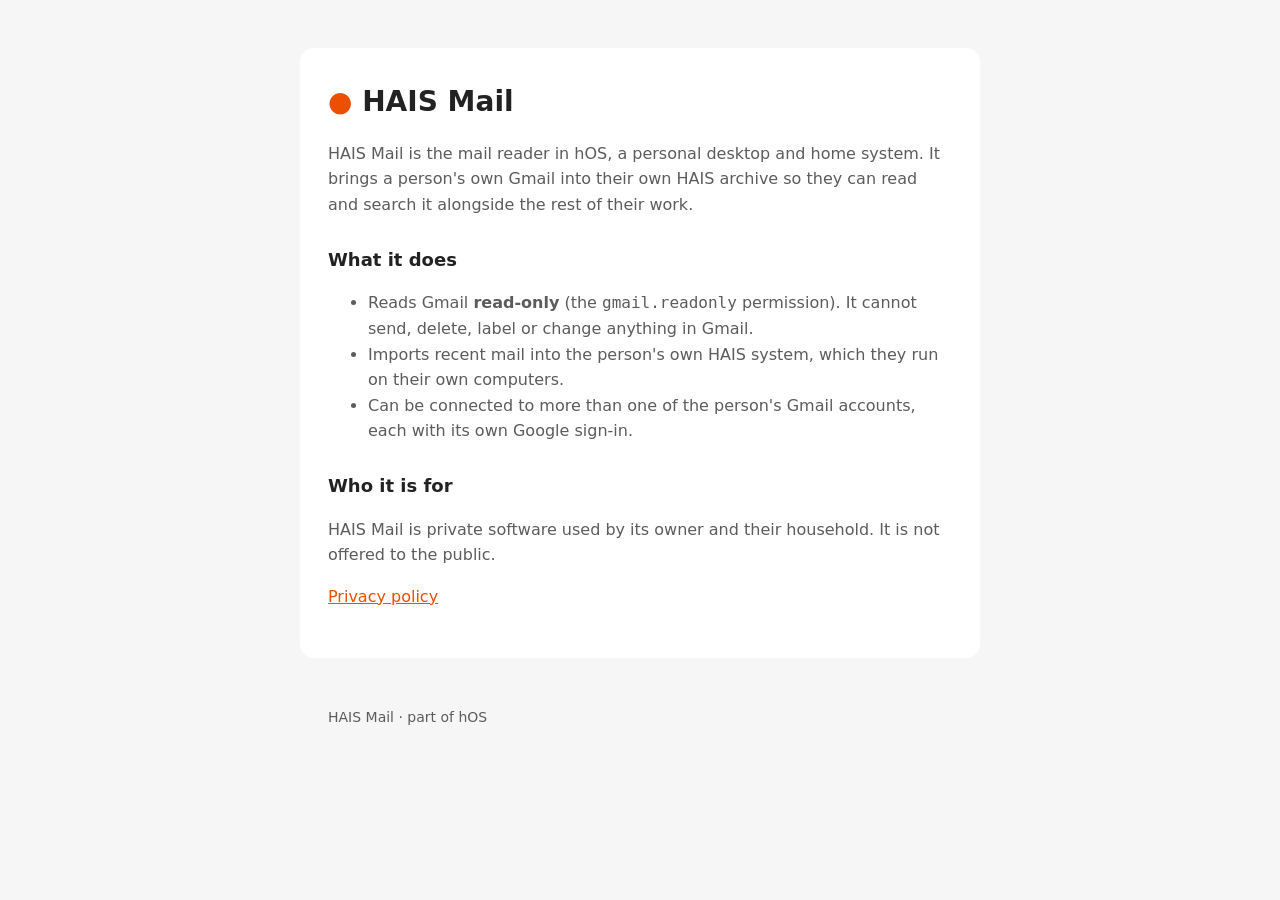
<file: index.html>
<!doctype html>
<html lang="en"><head><meta charset="utf-8"><meta name="viewport" content="width=device-width, initial-scale=1">
<title>HAIS Mail</title><link rel="stylesheet" href="style.css"></head>
<body><main>
<h1><span class="mark">●</span> HAIS Mail</h1>
<p>HAIS Mail is the mail reader in hOS, a personal desktop and home system. It brings a person's own Gmail into their own HAIS archive so they can read and search it alongside the rest of their work.</p>
<h2>What it does</h2>
<ul>
<li>Reads Gmail <strong>read-only</strong> (the <code>gmail.readonly</code> permission). It cannot send, delete, label or change anything in Gmail.</li>
<li>Imports recent mail into the person's own HAIS system, which they run on their own computers.</li>
<li>Can be connected to more than one of the person's Gmail accounts, each with its own Google sign-in.</li>
</ul>
<h2>Who it is for</h2>
<p>HAIS Mail is private software used by its owner and their household. It is not offered to the public.</p>
<p><a href="privacy.html">Privacy policy</a></p>
</main><footer>HAIS Mail · part of hOS</footer></body></html>
</file>
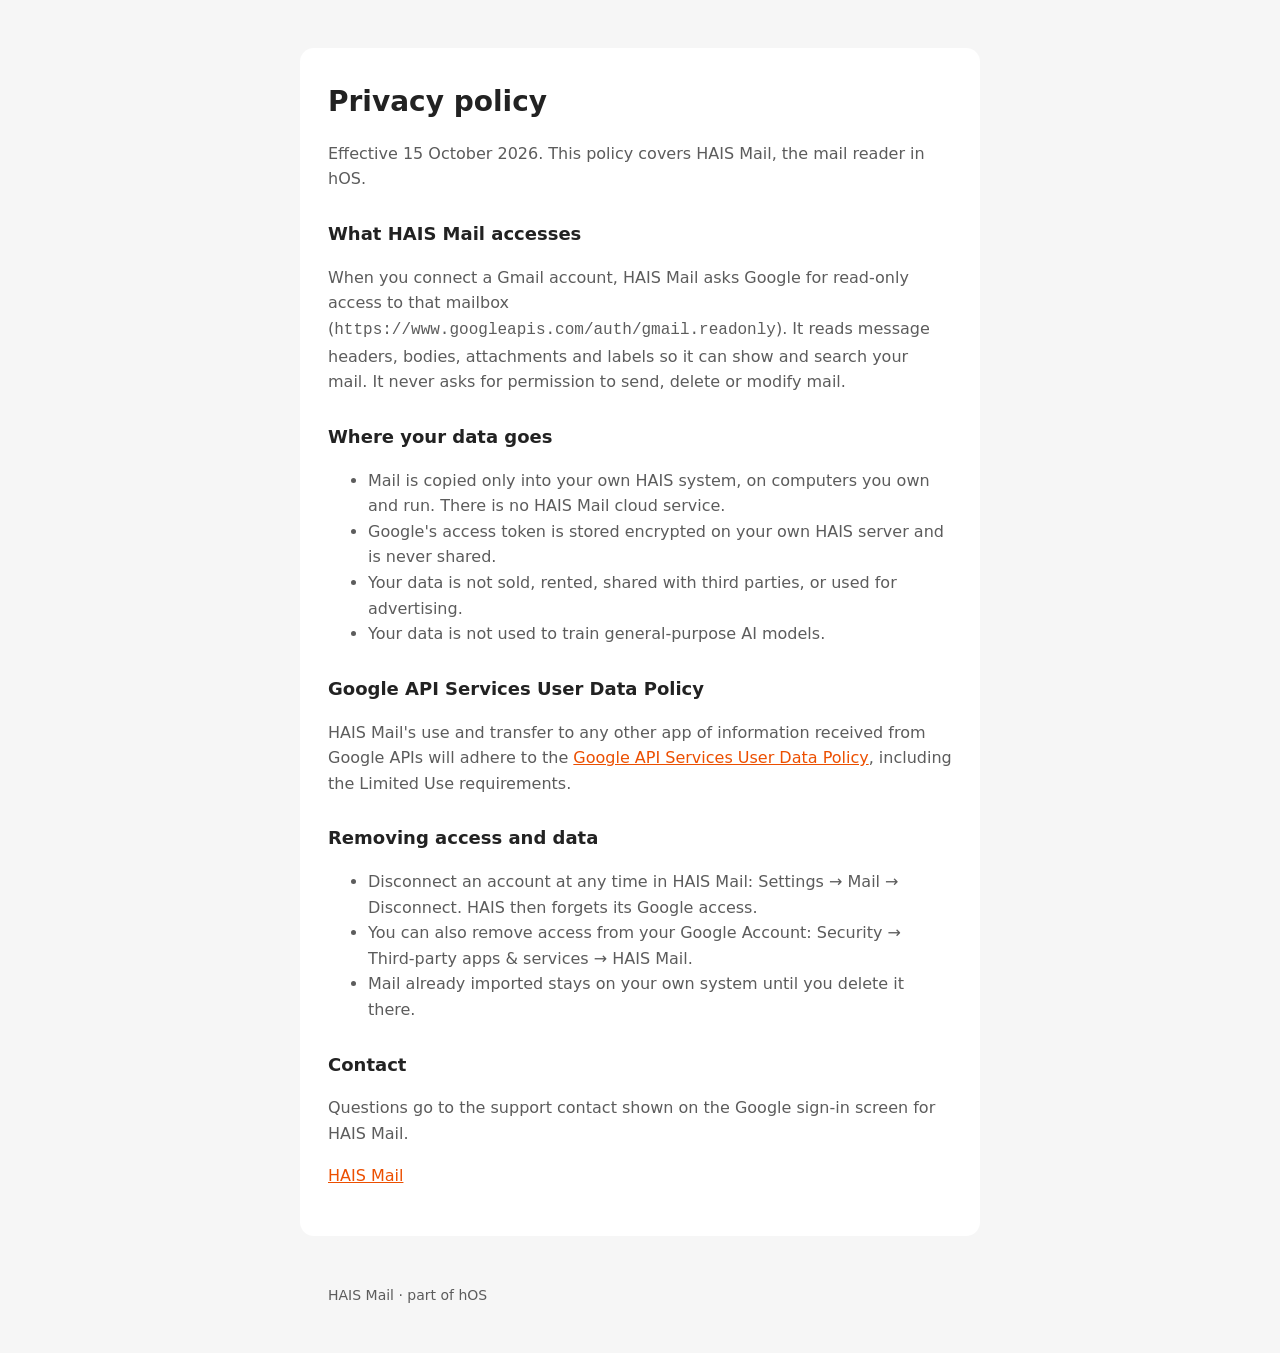
<file: privacy.html>
<!doctype html>
<html lang="en"><head><meta charset="utf-8"><meta name="viewport" content="width=device-width, initial-scale=1">
<title>HAIS Mail privacy</title><link rel="stylesheet" href="style.css"></head>
<body><main>
<h1>Privacy policy</h1>
<p>Effective 15 October 2026. This policy covers HAIS Mail, the mail reader in hOS.</p>
<h2>What HAIS Mail accesses</h2>
<p>When you connect a Gmail account, HAIS Mail asks Google for read-only access to that mailbox (<code>https://www.googleapis.com/auth/gmail.readonly</code>). It reads message headers, bodies, attachments and labels so it can show and search your mail. It never asks for permission to send, delete or modify mail.</p>
<h2>Where your data goes</h2>
<ul>
<li>Mail is copied only into your own HAIS system, on computers you own and run. There is no HAIS Mail cloud service.</li>
<li>Google's access token is stored encrypted on your own HAIS server and is never shared.</li>
<li>Your data is not sold, rented, shared with third parties, or used for advertising.</li>
<li>Your data is not used to train general-purpose AI models.</li>
</ul>
<h2>Google API Services User Data Policy</h2>
<p>HAIS Mail's use and transfer to any other app of information received from Google APIs will adhere to the <a href="https://developers.google.com/terms/api-services-user-data-policy">Google API Services User Data Policy</a>, including the Limited Use requirements.</p>
<h2>Removing access and data</h2>
<ul>
<li>Disconnect an account at any time in HAIS Mail: Settings → Mail → Disconnect. HAIS then forgets its Google access.</li>
<li>You can also remove access from your Google Account: Security → Third-party apps &amp; services → HAIS Mail.</li>
<li>Mail already imported stays on your own system until you delete it there.</li>
</ul>
<h2>Contact</h2>
<p>Questions go to the support contact shown on the Google sign-in screen for HAIS Mail.</p>
<p><a href="index.html">HAIS Mail</a></p>
</main><footer>HAIS Mail · part of hOS</footer></body></html>
</file>
<file: style.css>
:root { color-scheme: light dark; --ink: #222; --soft: #5c5c5c; --bg: #f6f6f6; --card: #fff; --accent: #ec4f00; }
@media (prefers-color-scheme: dark) { :root { --ink: #dadada; --soft: #b3b3b3; --bg: #282828; --card: #1c1c1c; --accent: #f4640b; } }
* { box-sizing: border-box; }
body { margin: 0; background: var(--bg); color: var(--ink); font: 16px/1.6 system-ui, -apple-system, "Segoe UI", sans-serif; }
main { max-width: 680px; margin: 48px auto; padding: 32px 28px; background: var(--card); border-radius: 14px; }
h1 { font-size: 28px; margin: 0 0 4px; } h2 { font-size: 18px; margin: 28px 0 6px; }
.mark { color: var(--accent); } p, li { color: var(--soft); } a { color: var(--accent); }
footer { max-width: 680px; margin: 0 auto 48px; padding: 0 28px; font-size: 14px; color: var(--soft); }
@media (max-width: 720px) { main { margin: 16px; padding: 24px 18px; } footer { padding: 0 16px; } }
</file>
